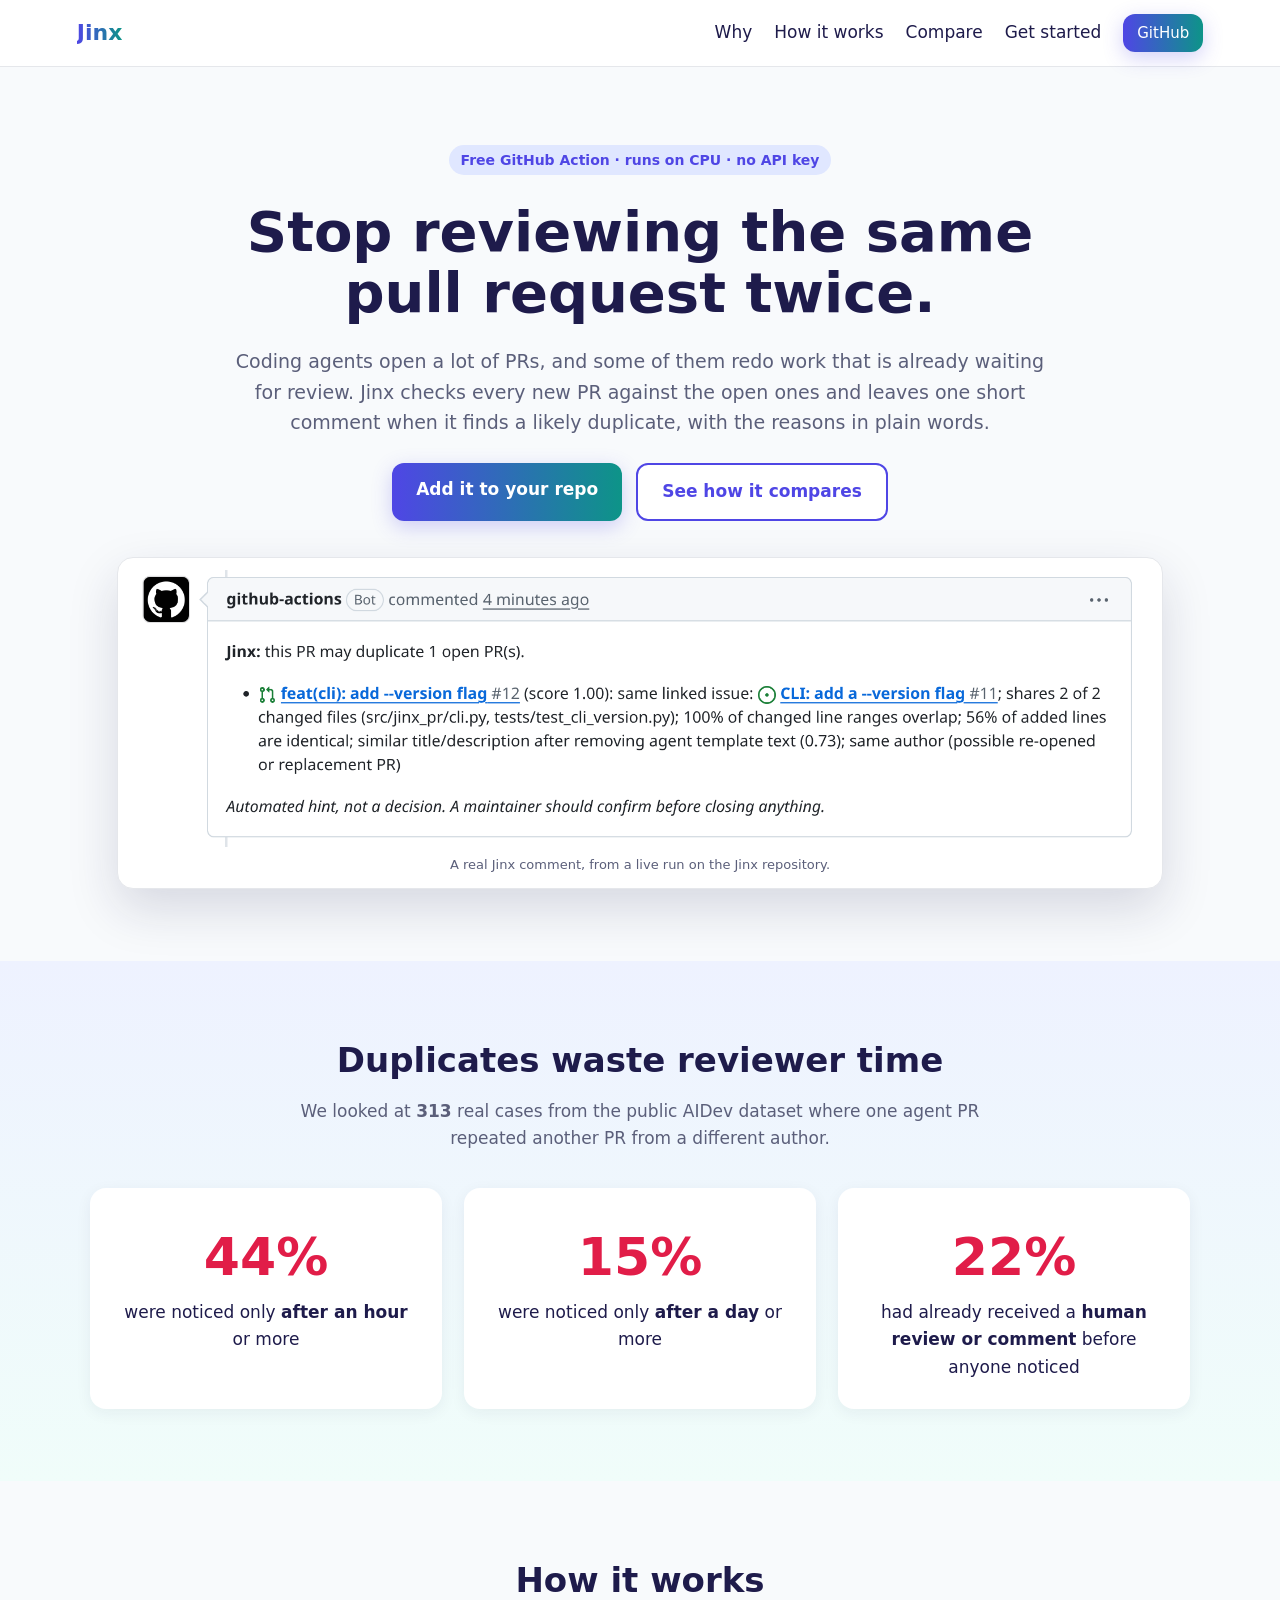
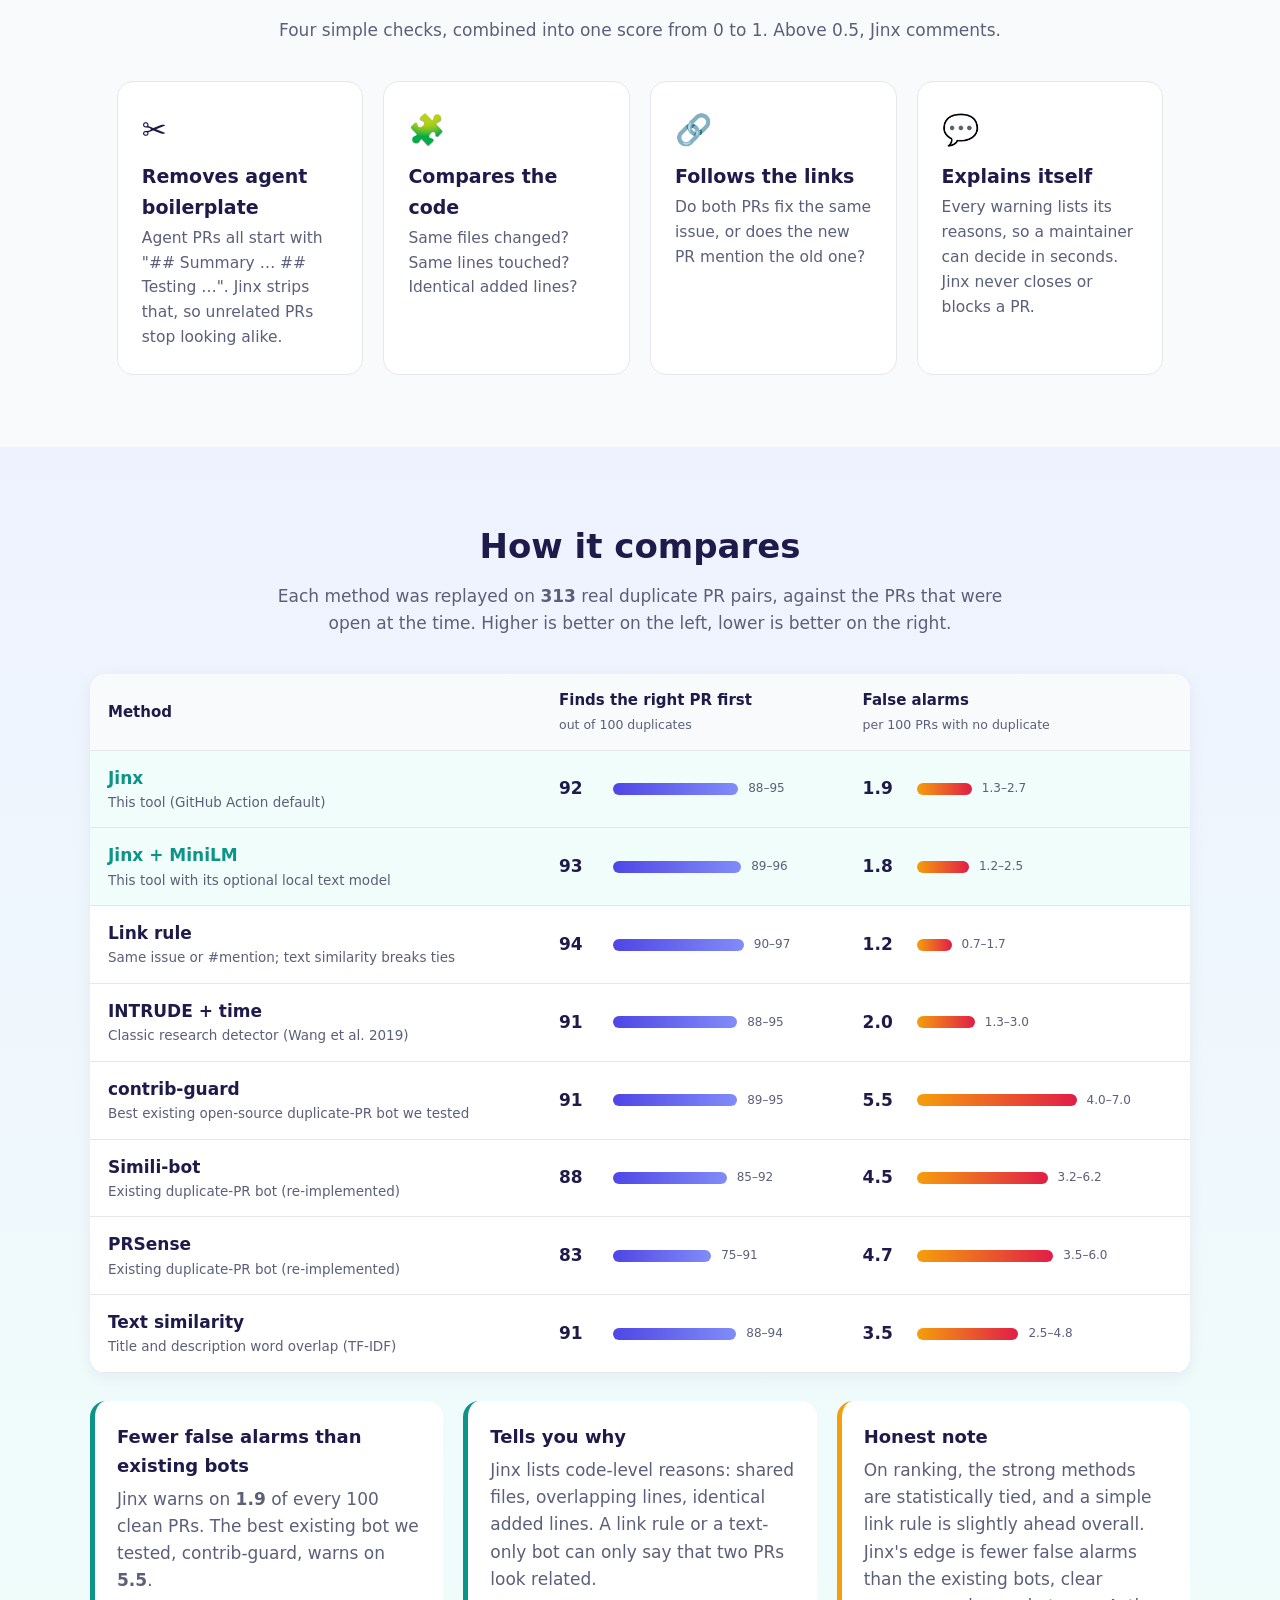
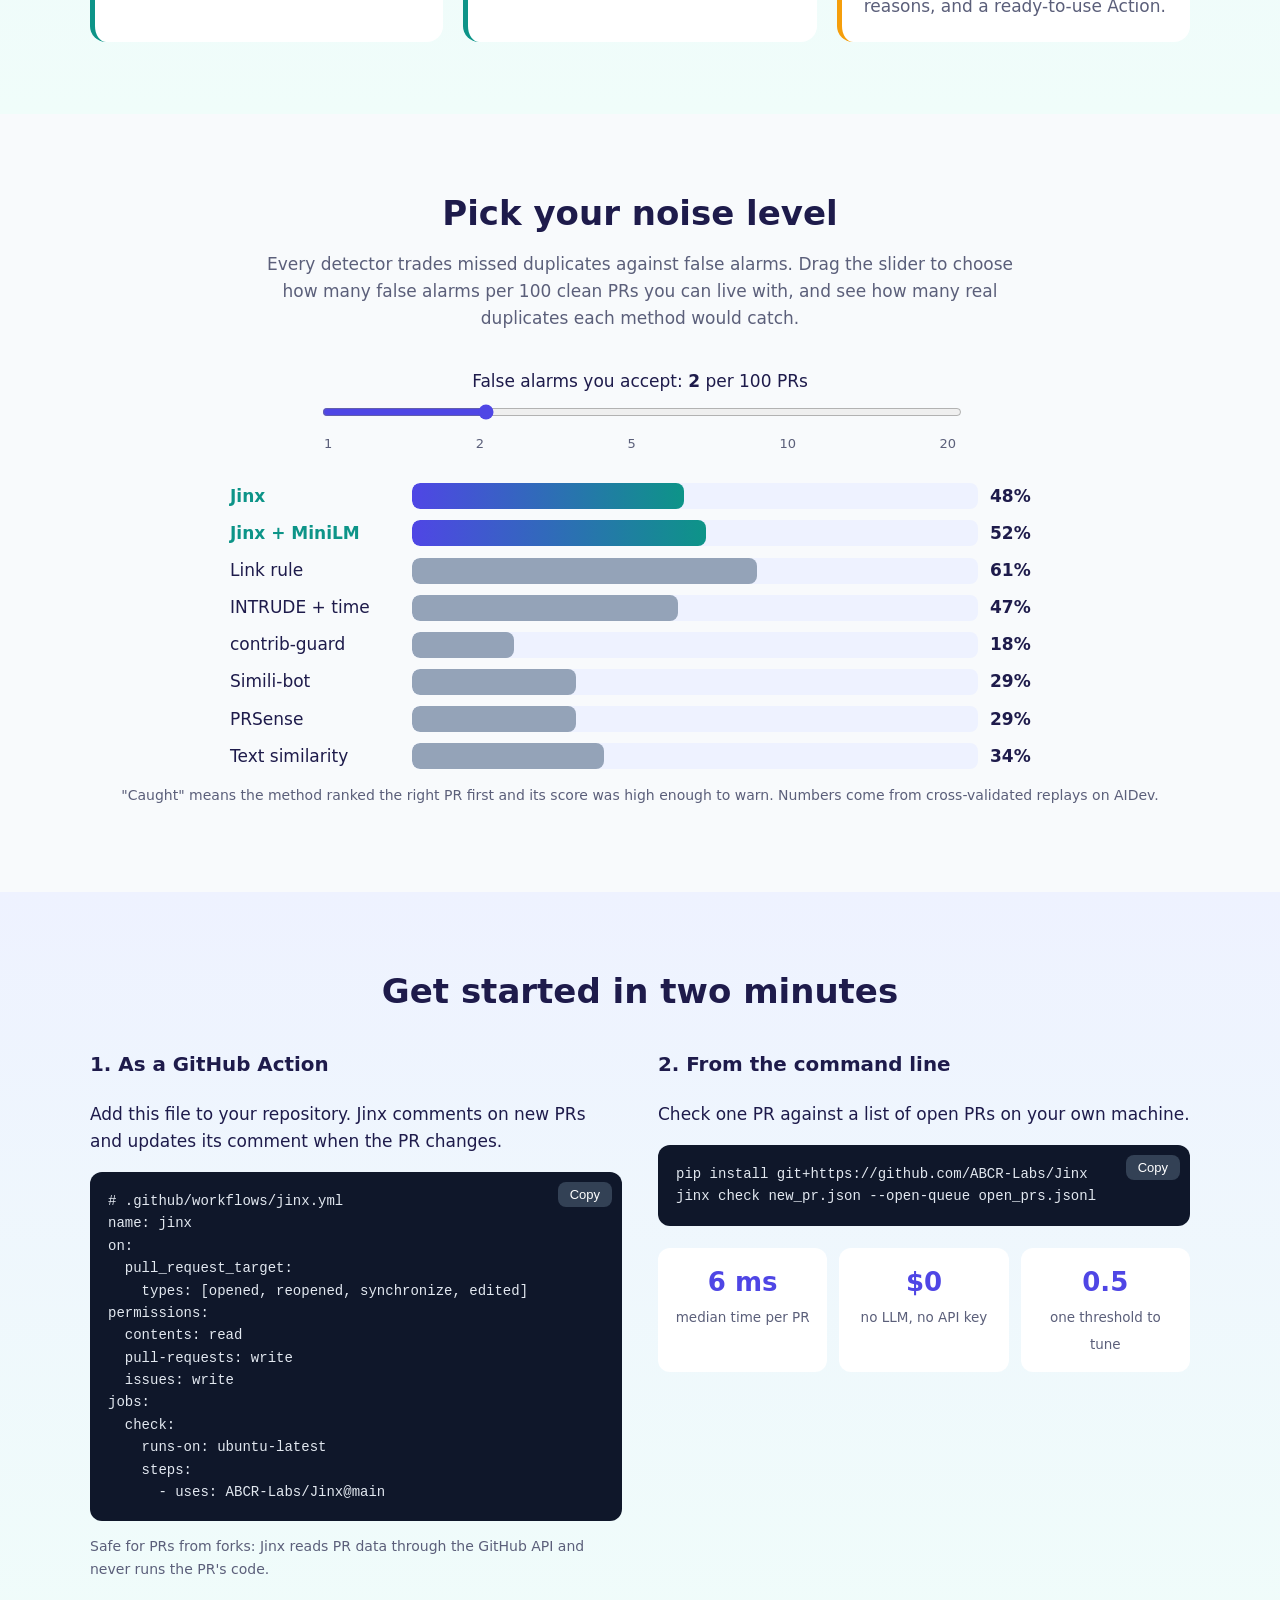
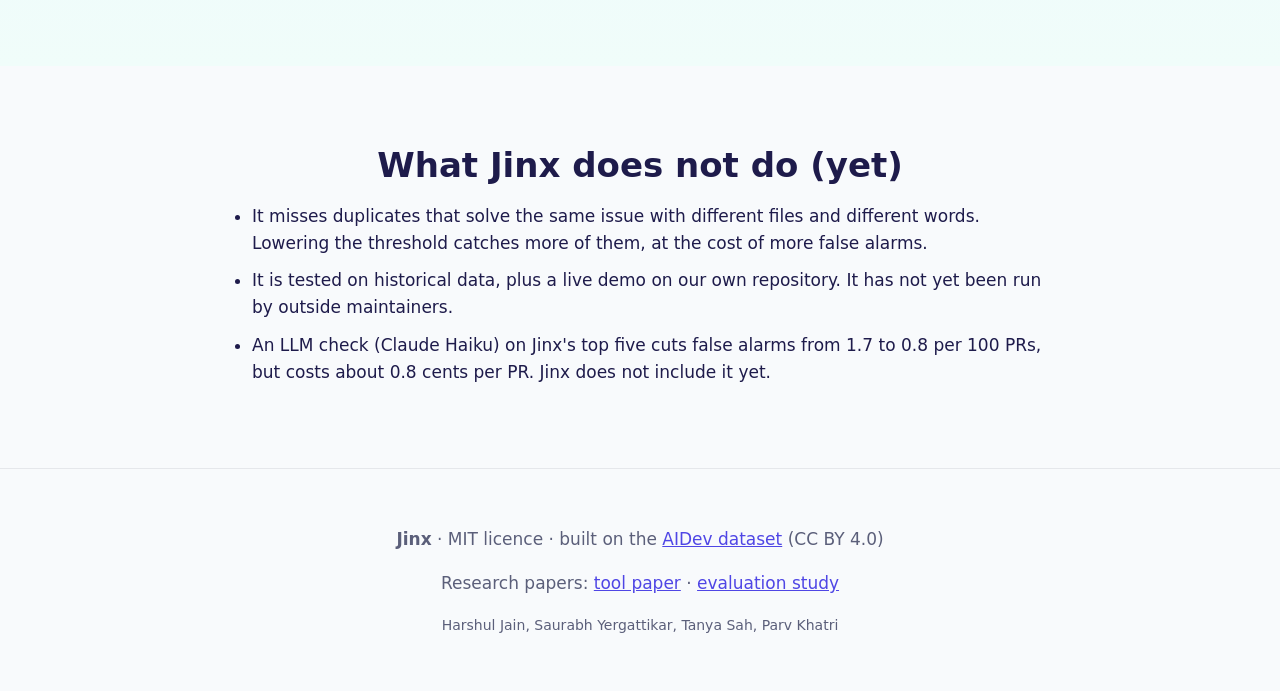
<file: site/index.html>
<!doctype html>
<html lang="en">
<head>
<meta charset="utf-8">
<meta name="viewport" content="width=device-width, initial-scale=1">
<title>Jinx: catch duplicate pull requests before you review them twice</title>
<meta name="description" content="Jinx is a free GitHub Action that warns when a new pull request repeats one that is already open, and says why. Runs on CPU, no API key.">
<meta property="og:title" content="Jinx: duplicate PR warnings for coding agents">
<meta property="og:description" content="A free GitHub Action that spots when a new PR repeats an open one, and tells you why.">
<meta property="og:image" content="assets/action_comment.png">
<link rel="icon" href="data:image/svg+xml,<svg xmlns='http://www.w3.org/2000/svg' viewBox='0 0 100 100'><text y='.9em' font-size='90'>🪢</text></svg>">
<link rel="stylesheet" href="styles.css">
</head>
<body>
<header class="nav">
  <a class="logo" href="#top">Jinx</a>
  <nav>
    <a href="#problem">Why</a>
    <a href="#how">How it works</a>
    <a href="#compare">Compare</a>
    <a href="#start">Get started</a>
    <a class="btn small" href="https://github.com/ABCR-Labs/Jinx">GitHub</a>
  </nav>
</header>

<section class="hero" id="top">
  <div class="hero-text">
    <p class="eyebrow">Free GitHub Action · runs on CPU · no API key</p>
    <h1>Stop reviewing the same pull request twice.</h1>
    <p class="lead">Coding agents open a lot of PRs, and some of them redo work that is already waiting for review.
      Jinx checks every new PR against the open ones and leaves one short comment when it finds a likely duplicate,
      with the reasons in plain words.</p>
    <div class="cta">
      <a class="btn" href="#start">Add it to your repo</a>
      <a class="btn ghost" href="#compare">See how it compares</a>
    </div>
  </div>
  <figure class="hero-shot">
    <img src="assets/action_comment.png" alt="A Jinx comment on a GitHub PR: this PR may duplicate PR 12, score 1.00, same linked issue, shares 2 of 2 changed files, 100% of changed lines overlap.">
    <figcaption>A real Jinx comment, from a live run on the Jinx repository.</figcaption>
  </figure>
</section>

<section id="problem" class="band">
  <h2>Duplicates waste reviewer time</h2>
  <p class="sub">We looked at <b data-k="n_cross"></b> real cases from the public AIDev dataset where one agent PR repeated another PR from a different author.</p>
  <div class="stats">
    <div class="stat"><span class="num" data-k="after_1h"></span><span>were noticed only <b>after an hour</b> or more</span></div>
    <div class="stat"><span class="num" data-k="after_1d"></span><span>were noticed only <b>after a day</b> or more</span></div>
    <div class="stat"><span class="num" data-k="reviewed_before"></span><span>had already received a <b>human review or comment</b> before anyone noticed</span></div>
  </div>
</section>

<section id="how">
  <h2>How it works</h2>
  <p class="sub">Four simple checks, combined into one score from 0 to 1. Above 0.5, Jinx comments.</p>
  <div class="steps">
    <div class="step"><span class="ico">✂️</span><h3>Removes agent boilerplate</h3><p>Agent PRs all start with "## Summary … ## Testing …". Jinx strips that, so unrelated PRs stop looking alike.</p></div>
    <div class="step"><span class="ico">🧩</span><h3>Compares the code</h3><p>Same files changed? Same lines touched? Identical added lines?</p></div>
    <div class="step"><span class="ico">🔗</span><h3>Follows the links</h3><p>Do both PRs fix the same issue, or does the new PR mention the old one?</p></div>
    <div class="step"><span class="ico">💬</span><h3>Explains itself</h3><p>Every warning lists its reasons, so a maintainer can decide in seconds. Jinx never closes or blocks a PR.</p></div>
  </div>
</section>

<section id="compare" class="band">
  <h2>How it compares</h2>
  <p class="sub">Each method was replayed on <b data-k="n_cross"></b> real duplicate PR pairs, against the PRs that were open at the time.
    Higher is better on the left, lower is better on the right.</p>
  <div class="table-wrap">
    <table id="cmp">
      <thead><tr><th>Method</th><th>Finds the right PR first<br><small>out of 100 duplicates</small></th><th>False alarms<br><small>per 100 PRs with no duplicate</small></th></tr></thead>
      <tbody></tbody>
    </table>
  </div>
  <div class="callouts">
    <div class="callout"><h3>Fewer false alarms than existing bots</h3><p>Jinx warns on <b data-k="jinx_far"></b> of every 100 clean PRs. The best existing bot we tested, contrib-guard, warns on <b data-k="cg_far"></b>.</p></div>
    <div class="callout"><h3>Tells you why</h3><p>Jinx lists code-level reasons: shared files, overlapping lines, identical added lines. A link rule or a text-only bot can only say that two PRs look related.</p></div>
    <div class="callout honest"><h3>Honest note</h3><p>On ranking, the strong methods are statistically tied, and a simple link rule is slightly ahead overall. Jinx's edge is fewer false alarms than the existing bots, clear reasons, and a ready-to-use Action.</p></div>
  </div>
</section>

<section id="tradeoff">
  <h2>Pick your noise level</h2>
  <p class="sub">Every detector trades missed duplicates against false alarms. Drag the slider to choose how many false alarms per 100 clean PRs you can live with, and see how many real duplicates each method would catch.</p>
  <div class="slider-box">
    <label for="far">False alarms you accept: <b id="farlabel"></b> per 100 PRs</label>
    <input type="range" id="far" min="0" max="4" step="1" value="1">
    <div class="ticks"><span>1</span><span>2</span><span>5</span><span>10</span><span>20</span></div>
  </div>
  <div id="bars" class="bars"></div>
  <p class="note">"Caught" means the method ranked the right PR first and its score was high enough to warn. Numbers come from cross-validated replays on AIDev.</p>
</section>

<section id="start" class="band">
  <h2>Get started in two minutes</h2>
  <div class="two">
    <div>
      <h3>1. As a GitHub Action</h3>
      <p>Add this file to your repository. Jinx comments on new PRs and updates its comment when the PR changes.</p>
      <div class="code"><button class="copy" data-target="yaml">Copy</button><pre id="yaml"># .github/workflows/jinx.yml
name: jinx
on:
  pull_request_target:
    types: [opened, reopened, synchronize, edited]
permissions:
  contents: read
  pull-requests: write
  issues: write
jobs:
  check:
    runs-on: ubuntu-latest
    steps:
      - uses: ABCR-Labs/Jinx@main</pre></div>
      <p class="small">Safe for PRs from forks: Jinx reads PR data through the GitHub API and never runs the PR's code.</p>
    </div>
    <div>
      <h3>2. From the command line</h3>
      <p>Check one PR against a list of open PRs on your own machine.</p>
      <div class="code"><button class="copy" data-target="cli">Copy</button><pre id="cli">pip install git+https://github.com/ABCR-Labs/Jinx
jinx check new_pr.json --open-queue open_prs.jsonl</pre></div>
      <div class="facts">
        <div><b data-k="latency"></b><span>median time per PR</span></div>
        <div><b>$0</b><span>no LLM, no API key</span></div>
        <div><b>0.5</b><span>one threshold to tune</span></div>
      </div>
    </div>
  </div>
</section>

<section id="limits">
  <h2>What Jinx does not do (yet)</h2>
  <ul class="limits">
    <li>It misses duplicates that solve the same issue with different files and different words. Lowering the threshold catches more of them, at the cost of more false alarms.</li>
    <li>It is tested on historical data, plus a live demo on our own repository. It has not yet been run by outside maintainers.</li>
    <li>An LLM check (Claude Haiku) on Jinx's top five cuts false alarms from <span data-k="haiku_jinx"></span> to <span data-k="haiku_far"></span> per 100 PRs, but costs about <span data-k="haiku_cost"></span> cents per PR. Jinx does not include it yet.</li>
  </ul>
</section>

<footer>
  <p><b>Jinx</b> · MIT licence · built on the <a href="https://huggingface.co/datasets/hao-li/AIDev">AIDev dataset</a> (CC BY 4.0)</p>
  <p>Research papers: <a href="https://github.com/ABCR-Labs/Jinx/blob/main/paper/tooldemo/main.pdf">tool paper</a> · <a href="https://github.com/ABCR-Labs/Jinx/blob/main/paper/empirical/main.pdf">evaluation study</a></p>
  <p class="small">Harshul Jain, Saurabh Yergattikar, Tanya Sah, Parv Khatri</p>
</footer>
<script src="data.js"></script>
<script src="app.js"></script>
</body>
</html>
</file>
<file: site/styles.css>
:root{--indigo:#4f46e5;--teal:#0d9488;--ink:#1e1b4b;--muted:#5b5f7a;--bg:#f8fafc;--card:#fff;--amber:#f59e0b;--rose:#e11d48;--line:#e5e7eb}
*{box-sizing:border-box}
html{scroll-behavior:smooth}
body{margin:0;font-family:Inter,system-ui,-apple-system,"Segoe UI",Roboto,sans-serif;color:var(--ink);background:var(--bg);line-height:1.6;font-size:17px}
a{color:var(--indigo)}
.nav{position:sticky;top:0;z-index:10;display:flex;justify-content:space-between;align-items:center;padding:14px 6vw;background:rgba(255,255,255,.9);backdrop-filter:blur(8px);border-bottom:1px solid var(--line)}
.logo{font-weight:800;font-size:22px;text-decoration:none;background:linear-gradient(90deg,var(--indigo),var(--teal));-webkit-background-clip:text;background-clip:text;color:transparent}
.nav nav{display:flex;gap:22px;align-items:center}
.nav nav a{text-decoration:none;color:var(--ink);font-weight:500}
section{padding:72px 6vw;max-width:1200px;margin:0 auto}
.band{max-width:none;background:linear-gradient(180deg,#eef2ff,#f0fdfa)}
.band>*{max-width:1100px;margin-left:auto;margin-right:auto}
h1{font-size:clamp(34px,5vw,56px);line-height:1.1;margin:.2em 0 .4em}
h2{font-size:34px;margin:0 0 .3em;text-align:center}
.sub{text-align:center;color:var(--muted);max-width:760px;margin:0 auto 36px}
.hero{display:grid;grid-template-columns:1fr;gap:36px;justify-items:center;text-align:center;padding-top:64px}
.hero-text{max-width:820px}
.hero .cta{justify-content:center}
.hero-shot{max-width:1100px;width:100%}
.eyebrow{display:inline-block;background:#e0e7ff;color:var(--indigo);font-weight:600;padding:4px 12px;border-radius:999px;font-size:14px}
.lead{font-size:19px;color:var(--muted)}
.cta{display:flex;gap:14px;margin-top:26px;flex-wrap:wrap}
.btn{display:inline-block;background:linear-gradient(90deg,var(--indigo),var(--teal));color:#fff;text-decoration:none;font-weight:600;padding:13px 24px;border-radius:12px;box-shadow:0 6px 20px rgba(79,70,229,.25)}
.btn.ghost{background:#fff;color:var(--indigo);border:2px solid var(--indigo);box-shadow:none}
.btn.small{padding:7px 14px;font-size:15px;color:#fff}
.hero-shot{margin:0;background:#fff;border-radius:16px;padding:12px;box-shadow:0 20px 50px rgba(30,27,75,.15);border:1px solid var(--line)}
.hero-shot img{width:100%;display:block;border-radius:8px}
.hero-shot figcaption{font-size:13px;color:var(--muted);text-align:center;margin-top:8px}
.stats{display:grid;grid-template-columns:repeat(3,1fr);gap:22px}
.stat{background:#fff;border-radius:16px;padding:28px;text-align:center;box-shadow:0 4px 16px rgba(30,27,75,.06)}
.stat .num{display:block;font-size:52px;font-weight:800;color:var(--rose)}
.steps{display:grid;grid-template-columns:repeat(4,1fr);gap:20px}
.step{background:#fff;border-radius:16px;padding:24px;border:1px solid var(--line)}
.step .ico{font-size:30px}
.step h3{margin:.4em 0 .2em;font-size:19px}
.step p{margin:0;color:var(--muted);font-size:15.5px}
.table-wrap{overflow-x:auto;background:#fff;border-radius:16px;box-shadow:0 4px 16px rgba(30,27,75,.06)}
table{width:100%;border-collapse:collapse}
th,td{padding:14px 18px;text-align:left;border-bottom:1px solid var(--line);vertical-align:middle}
th{font-size:15px;background:#f8fafc}
th small{font-weight:400;color:var(--muted)}
tr.ours{background:#f0fdfa}
tr.ours td:first-child b{color:var(--teal)}
td .desc{display:block;font-size:13.5px;color:var(--muted)}
.cell{display:flex;align-items:center;gap:10px;min-width:220px}
.cell .bar{height:12px;border-radius:6px}
.cell .val{font-weight:700;min-width:44px}
.cell .ci{font-size:12px;color:var(--muted)}
.bar.good{background:linear-gradient(90deg,var(--indigo),#818cf8)}
.bar.bad{background:linear-gradient(90deg,var(--amber),var(--rose))}
.callouts{display:grid;grid-template-columns:repeat(3,1fr);gap:20px;margin-top:28px}
.callout{background:#fff;border-radius:16px;padding:22px;border-left:5px solid var(--teal)}
.callout h3{margin:0 0 .3em;font-size:18px}
.callout p{margin:0;color:var(--muted)}
.callout.honest{border-left-color:var(--amber)}
.slider-box{max-width:640px;margin:0 auto 28px;text-align:center}
input[type=range]{width:100%;accent-color:var(--indigo);height:28px}
.ticks{display:flex;justify-content:space-between;font-size:13px;color:var(--muted);padding:0 4px}
.bars{max-width:820px;margin:0 auto}
.brow{display:grid;grid-template-columns:170px 1fr 60px;gap:12px;align-items:center;margin:10px 0}
.brow .track{background:#eef2ff;border-radius:8px;height:26px;overflow:hidden}
.brow .fill{height:100%;border-radius:8px;background:#94a3b8;transition:width .35s ease}
.brow.ours .fill{background:linear-gradient(90deg,var(--indigo),var(--teal))}
.brow.ours .lbl{font-weight:700;color:var(--teal)}
.brow .pct{font-weight:700}
.note,.small{font-size:14px;color:var(--muted);text-align:center}
.two{display:grid;grid-template-columns:1fr 1fr;gap:36px}
.two .small{text-align:left}
.code{position:relative;background:#0f172a;border-radius:12px}
.code pre{margin:0;padding:18px;color:#e2e8f0;font-size:14px;overflow-x:auto;font-family:"JetBrains Mono",ui-monospace,Menlo,monospace}
.copy{position:absolute;top:10px;right:10px;background:#334155;color:#fff;border:0;border-radius:8px;padding:5px 12px;cursor:pointer;font-size:13px}
.facts{display:grid;grid-template-columns:repeat(3,1fr);gap:12px;margin-top:22px}
.facts div{background:#fff;border-radius:12px;padding:14px;text-align:center}
.facts b{display:block;font-size:26px;color:var(--indigo)}
.facts span{font-size:13.5px;color:var(--muted)}
.limits{max-width:820px;margin:0 auto;padding-left:22px}
.limits li{margin:10px 0}
footer{text-align:center;padding:40px 6vw;border-top:1px solid var(--line);color:var(--muted)}
@media (max-width:900px){.hero,.two{grid-template-columns:1fr}.steps,.stats,.callouts{grid-template-columns:1fr 1fr}.nav nav a:not(.btn){display:none}}
@media (max-width:560px){.steps,.stats,.callouts,.facts{grid-template-columns:1fr}.brow{grid-template-columns:110px 1fr 50px}}
</file>
